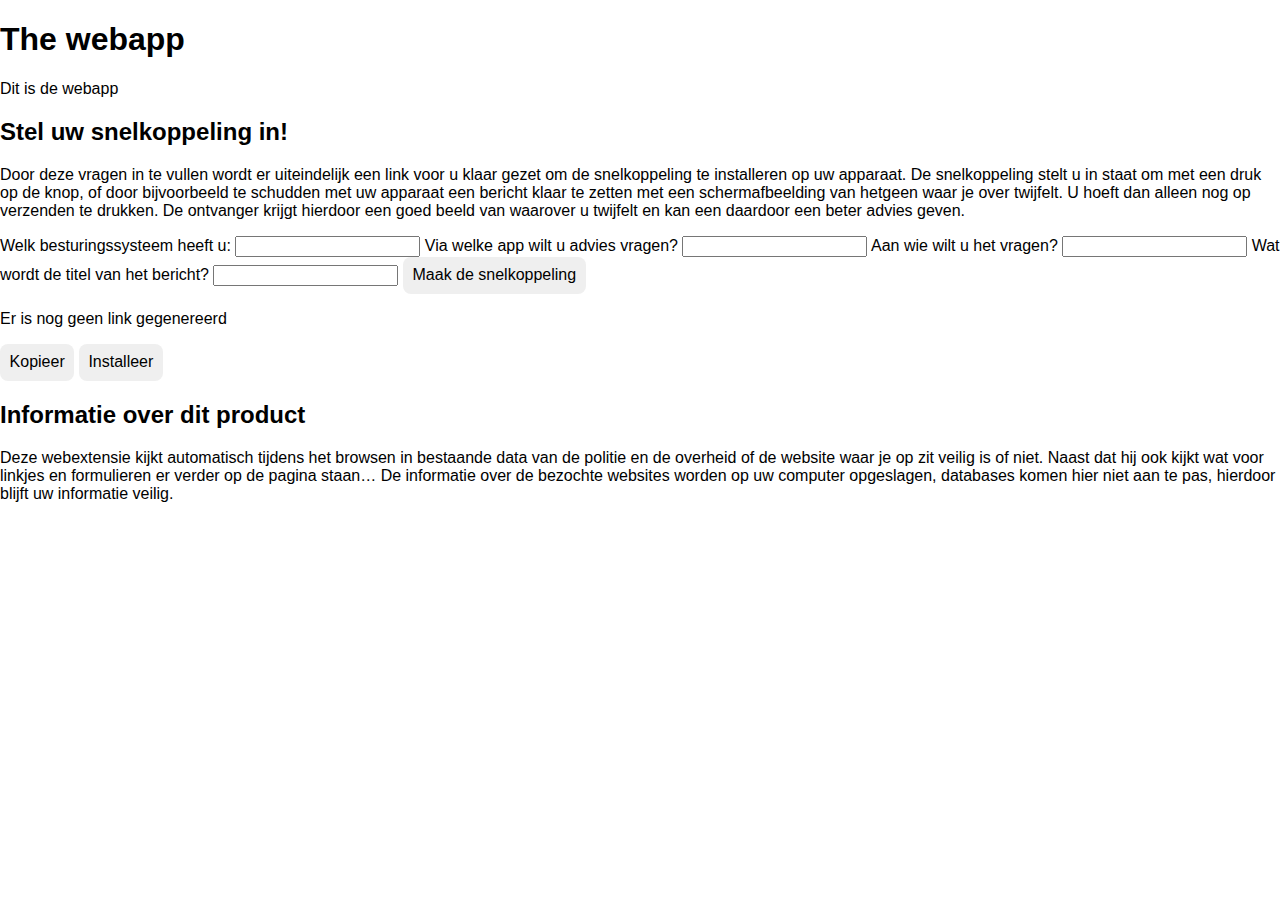
<file: docs/index.html>
<!DOCTYPE html>
<html lang="en">
<head>
    <meta charset="UTF-8">
    <meta name="viewport" content="width=device-width, initial-scale=1.0">
    <link rel="stylesheet" href="css/style.css">
    <title>Document</title>
</head>
<body>
    <h1>The webapp</h1>
    <p>Dit is de webapp</p>

<section>
    <h2>Stel uw snelkoppeling in!</h2>
    <p>Door deze vragen in te vullen wordt er uiteindelijk een link voor u klaar gezet om de snelkoppeling te installeren op uw apparaat. De snelkoppeling stelt u in staat om met een druk op de knop, of door bijvoorbeeld te schudden met uw apparaat een bericht klaar te zetten met een schermafbeelding van hetgeen waar je over twijfelt. U hoeft dan alleen nog op verzenden te drukken. De ontvanger krijgt hierdoor een goed beeld van waarover u twijfelt en kan een daardoor een beter advies geven.</p>
        <form action="">
            <label for="name">Welk besturingssysteem heeft u:
            <input type="text" id="name" name="name"></label>

            <label for="name">Via welke app wilt u advies vragen?
            <input type="text" id="name" name="name"></label>

            <label for="name">Aan wie wilt u het vragen?
            <input type="text" id="name" name="name"></label>

            <label for="name">Wat wordt de titel van het bericht?
            <input type="text" id="name" name="name"></label>

            <button type="submit">Maak de snelkoppeling</button>

            <p class="placeholder">Er is nog geen link gegenereerd </p>
            <button>Kopieer</button>
            <button>Installeer</button>


            <!-- <label for="email">E-mail:</label>
            <input type="email" id="email" name="email"><br><br>
            <label for="password">Wachtwoord:</label>
            <input type="password" id="password" name="password"><br><br>
            <input type="submit" value="Verstuur"> -->
        </form>
</section>
    <section>
        <h2>Informatie over dit product</h2>
        <p>Deze webextensie kijkt automatisch tijdens het browsen 
            in bestaande data van de politie en de overheid of de website
            waar je op zit veilig is of niet. Naast dat hij ook kijkt wat voor linkjes en formulieren er verder op de pagina staan…
            De informatie over de bezochte websites worden op uw computer opgeslagen, databases komen hier niet aan te pas, hierdoor blijft uw informatie veilig. </p>
    </section>
    <script src="js/script.js"></script>
</body>
</html>
</file>
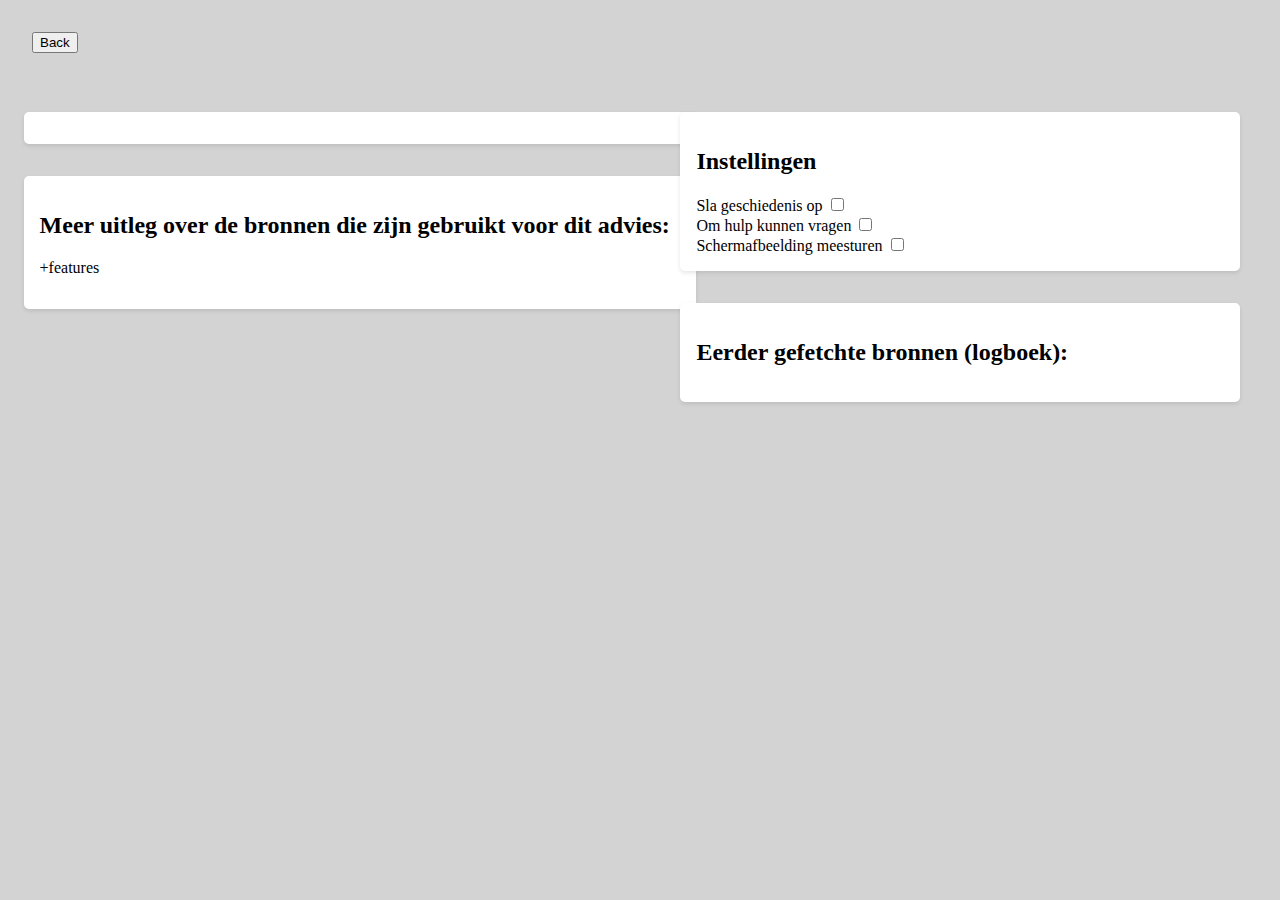
<file: homePage/index.html>
<!DOCTYPE html>
<html lang="en">
<head>
    <meta charset="UTF-8">
    <meta name="viewport" content="width=device-width, initial-scale=1.0">
    <link rel="stylesheet" href="home.css">
    <title>Home page</title>
    <script src="home.js" defer></script>
</head>
<body>
<!-- <h1>Home page</h1> -->
    <header>
        <nav>
            <button>Back</button>
        </nav>
    </header>
     
    <main>
        <div>
            <section class="explDomain">
                <h2 id="domain">Meer uitleg over <strong></strong>:</h2>
                <div id="expResult"></div>
            </section>
    
            <section class="explExtension">
                <h2>Meer uitleg over de bronnen die zijn gebruikt voor dit advies:</h2>
                <p>+features</p>
            </section>
        </div>
 
        <div>
            <section class="settings">
                <h2>Instellingen</h2>
                <!-- <label for="settings">De manier van feedback</label>
                <div id="settings">
                    <input type="radio" id="option1" name="settings" value="option1">
                    <label for="option1">Optie 1</label><br>
                    <input type="radio" id="option2" name="settings" value="option2">
                    <label for="option2">Optie 2</label><br>
                    <input type="radio" id="option3" name="settings" value="option3">
                    <label for="option3">Optie 3</label>
                </div> -->
                <label for="saveHistory">Sla geschiedenis op
                    <input type="checkbox" name="saveHistory" id="saveHistory">
                </label>
                <label for="getHelpFunction">Om hulp kunnen vragen
                    <input type="checkbox" name="getHelpFunction" id="getHelpFunction">
                </label>
                <label for="sendScreenshot">Schermafbeelding meesturen
                    <input type="checkbox" name="sendScreenshot" id="sendScreenshot">
                </label>
            </section>
            <section class="history">
                <h2>Eerder gefetchte bronnen (logboek):</h2>
                <div id="results"></div>
            </section>
        </div>
    </main>
</body>
</html>
</file>
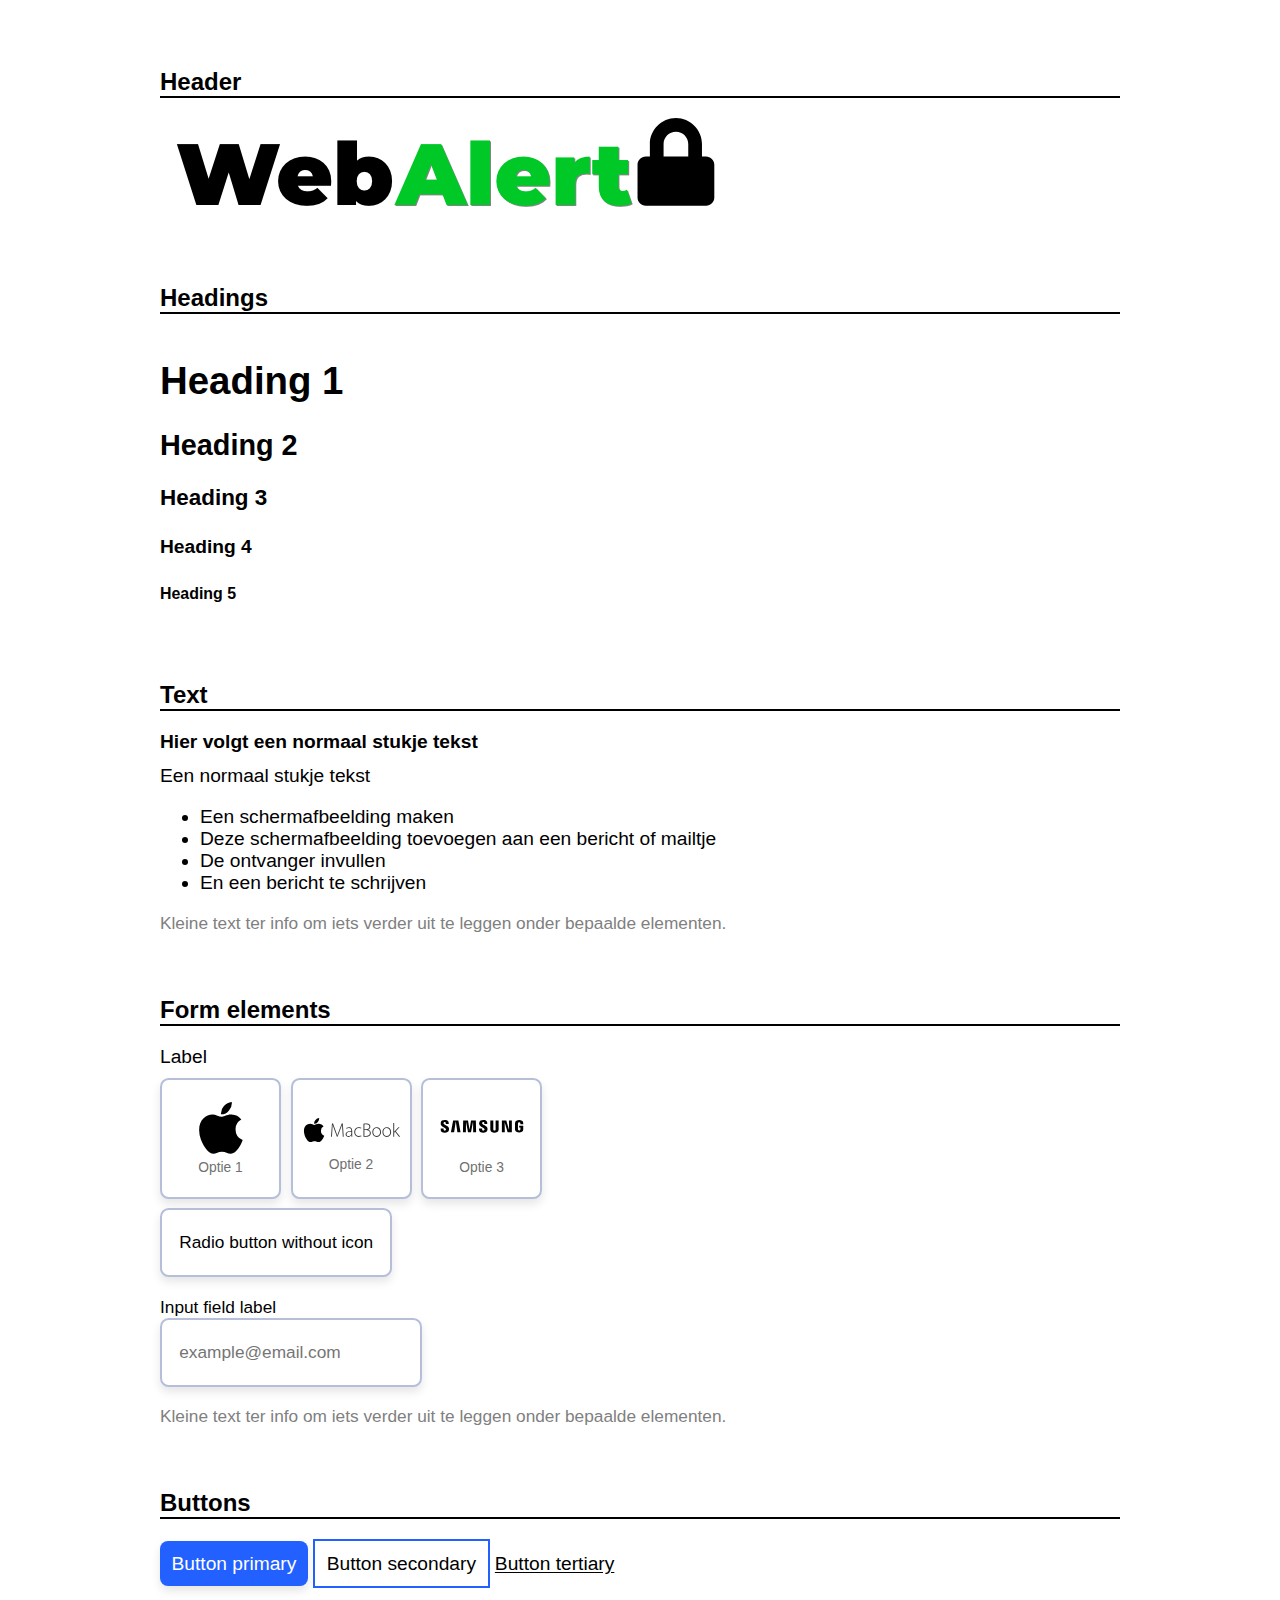
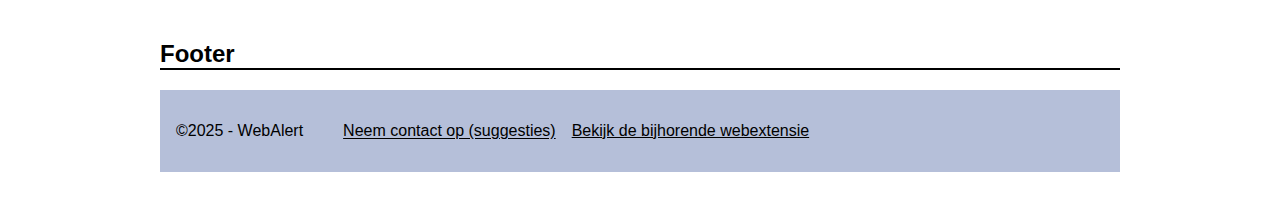
<file: docs/styleGuide/stylesheet.html>
<!DOCTYPE html>
<html lang="nl">
    <head>
        <meta charset="UTF-8">
        <meta name="viewport" content="width=device-width, initial-scale=1.0">
        <link rel="stylesheet" href="../css/style.css">
        <link rel="stylesheet" href="../css/form.css">
        <link rel="stylesheet" href="../css/inputs.css">
        <link rel="stylesheet" href="../css/outputSteps.css">
        <link rel="stylesheet" href="./stylesheet.css">
        <!-- <link rel="stylesheet" href="./styleGuide.css"> -->


        <link rel="preconnect" href="https://fonts.googleapis.com">
        <link rel="preconnect" href="https://fonts.gstatic.com" crossorigin>
        <link href="https://fonts.googleapis.com/css2?family=Noto+Sans:ital,wght@0,100..900;1,100..900&display=swap" rel="stylesheet">
        <title>WebAlert - Genereer je linkje</title>
    </head>
<body>
    <div>
        <h2>Header</h2>
        <header>
            <div>
                <h1 class="visually-hidden">Web alert</h1>
                <img src="../images/logo.png" alt="">
            </div>
        </header>
    </div>
<div>
    <h2>Headings</h2>
    <main>
        <section class="shortcutQuestions">
            <div class="startText">

                <h1>Heading 1</h1>
                <h2>Heading 2</h2>
                <h3>Heading 3</h3>
                <h4>Heading 4</h4>
                <h5>Heading 5</h5>
            </div>
        </section>
    </main>
</div>
   

<div>
    <h2>Text</h2>
    <main>
        <section class="shortcutQuestions">
            <div class="startText">
                <p><strong>Hier volgt een normaal stukje tekst</strong></p>
                <p>Een normaal stukje tekst</p>

                 <ul>
                    <li>Een schermafbeelding maken</li>
                    <li>Deze schermafbeelding toevoegen aan een bericht of mailtje</li>
                    <li>De ontvanger invullen</li>
                    <li>En een bericht te schrijven</li>
                </ul>

                <p class="littleText">Kleine text ter info om iets verder uit te leggen onder bepaalde elementen.</p>
            </div>
        </section>
    </main>
</div>



<div>
    <h2>Form elements</h2>
    <main>
        <section class="shortcutQuestions">
            <div id="question1">
                <label for="device">Label</label>
                <div id="device">  
                    <div class="checkbox-wrapper-16">
                        <label>
                            <input type="radio" class="checkbox-input" id="option1" name="device" value="iphone" />
                            <span class="checkbox-tile">
                            <span class="checkbox-icon">
                                <svg xmlns="http://www.w3.org/2000/svg" width="26.466" height="31.494" viewBox="0 0 26.466 31.494">
                                    <path id="Icon_awesome-apple" data-name="Icon awesome-apple" d="M22.409,18.893a6.564,6.564,0,0,1,3.516-5.962,7.555,7.555,0,0,0-5.955-3.136c-2.5-.2-5.224,1.455-6.223,1.455-1.055,0-3.473-1.385-5.372-1.385C4.451,9.928.281,12.994.281,19.23A17.525,17.525,0,0,0,1.294,24.94c.9,2.58,4.148,8.909,7.538,8.8,1.772-.042,3.023-1.259,5.33-1.259,2.236,0,3.4,1.259,5.372,1.259,3.417-.049,6.356-5.8,7.214-8.388a6.97,6.97,0,0,1-4.338-6.462ZM18.429,7.348a6.622,6.622,0,0,0,1.688-5.1A7.456,7.456,0,0,0,15.342,4.7a6.726,6.726,0,0,0-1.8,5.055,5.905,5.905,0,0,0,4.887-2.412Z" transform="translate(-0.281 -2.25)"/>
                                </svg>                                          
                            </span>
                            <span class="checkbox-label">Optie 1</span>
                            </span>
                        </label>
                    </div>
                    <div class="checkbox-wrapper-16">
                        <label>
                            <input type="radio" class="checkbox-input" id="option2" name="device" value="mac" />
                            <span class="checkbox-tile">
                            <span class="checkbox-icon macbook-logo">
                                <svg xmlns="http://www.w3.org/2000/svg" width="26.466" height="31.494" viewBox="0 0 26.466 31.494">
                                    <path id="Icon_awesome-apple" data-name="Icon awesome-apple" d="M22.409,18.893a6.564,6.564,0,0,1,3.516-5.962,7.555,7.555,0,0,0-5.955-3.136c-2.5-.2-5.224,1.455-6.223,1.455-1.055,0-3.473-1.385-5.372-1.385C4.451,9.928.281,12.994.281,19.23A17.525,17.525,0,0,0,1.294,24.94c.9,2.58,4.148,8.909,7.538,8.8,1.772-.042,3.023-1.259,5.33-1.259,2.236,0,3.4,1.259,5.372,1.259,3.417-.049,6.356-5.8,7.214-8.388a6.97,6.97,0,0,1-4.338-6.462ZM18.429,7.348a6.622,6.622,0,0,0,1.688-5.1A7.456,7.456,0,0,0,15.342,4.7a6.726,6.726,0,0,0-1.8,5.055,5.905,5.905,0,0,0,4.887-2.412Z" transform="translate(-0.281 -2.25)"/>
                                </svg>   
                                <svg xmlns="http://www.w3.org/2000/svg" width="342px" height="71px" viewBox="0 0 342 71" version="1.1">
                                    <title>MacBook logo</title>
                                    <path d="M58.32,69 L62.832,69 L58.512,4.296 L53.04,4.296 L38.544,41.64 C35.28,50.376 32.976,56.616 31.344,62.568 L31.056,62.568 C29.232,56.328 27.024,49.8 23.952,41.64 L10.032,4.296 L4.752,4.296 L0.048,69 L4.56,69 L6.576,39.24 C7.344,28.488 7.824,17.256 8.016,9.672 L8.208,9.672 C10.128,16.776 12.912,24.552 16.56,34.632 L29.328,69 L32.496,69 L46.128,33.864 C49.872,24.168 52.464,16.68 54.864,9.672 L55.056,9.672 C55.056,16.776 55.824,28.68 56.4,38.376 L58.32,69 L58.32,69 Z M104.936,40.008 C104.936,31.848 102.344,21.864 89,21.864 C84.872,21.864 79.688,23.016 75.464,25.8 L76.904,29.16 C80.264,26.76 84.488,25.704 88.52,25.704 C99.464,25.608 100.328,34.728 100.328,39.24 L100.328,40.488 C81.512,40.296 72.2,46.728 72.2,57.384 C72.2,63.528 76.424,70.056 85.736,70.056 C93.128,70.056 98.216,65.928 100.52,62.376 L100.712,62.376 L101.384,69 L105.608,69 C105.032,65.448 104.936,61.704 104.936,58.056 L104.936,40.008 L104.936,40.008 Z M100.328,54.216 C100.328,54.984 100.232,56.04 99.848,57 C98.312,61.512 93.896,66.216 86.216,66.216 C81.416,66.216 77,63.24 77,56.616 C77,45.576 90.248,44.04 100.328,44.328 L100.328,54.216 L100.328,54.216 Z M149.344,63.336 C146.848,64.488 143.296,66.024 137.824,66.024 C127.168,66.024 119.584,58.152 119.584,46.056 C119.584,35.208 125.92,25.8 138.304,25.8 C143.392,25.8 146.944,27.144 149.152,28.488 L150.784,24.744 C149.056,23.496 144.352,21.864 138.688,21.864 C124.96,21.864 114.976,31.752 114.976,46.44 C114.976,60.264 123.808,69.96 137.056,69.96 C143.776,69.96 148.576,67.944 150.592,66.984 L149.344,63.336 L149.344,63.336 Z M160.632,69 C163.224,69.096 166.968,69.48 171.864,69.48 C181.08,69.48 188.088,67.656 192.408,63.336 C195.288,60.264 197.208,56.232 197.208,50.952 C197.208,40.392 188.952,35.688 183.48,34.44 L183.48,34.152 C189.912,31.944 194.616,26.376 194.616,19.752 C194.616,15.24 193.272,11.784 190.584,9.192 C187.032,5.544 181.752,3.816 173.688,3.816 C168.888,3.816 164.28,4.392 160.632,5.256 L160.632,69 L160.632,69 Z M165.24,8.328 C166.68,7.944 169.176,7.656 173.4,7.656 C183,7.656 189.912,10.92 189.912,20.04 C189.912,27.144 184.056,32.712 174.648,32.712 L165.24,32.712 L165.24,8.328 L165.24,8.328 Z M165.24,36.456 L173.4,36.456 C183.672,36.456 192.408,40.872 192.408,51.048 C192.408,62.088 183.096,65.64 173.208,65.64 C169.752,65.64 167.16,65.544 165.24,65.16 L165.24,36.456 L165.24,36.456 Z M225.488,70.056 C235.664,70.056 247.472,62.664 247.472,45.576 C247.472,31.464 238.832,21.864 226.064,21.864 C214.64,21.864 204.272,30.6 204.272,46.344 C204.272,60.744 213.488,70.056 225.392,70.056 L225.488,70.056 L225.488,70.056 Z M225.584,66.216 C216.176,66.216 208.88,57.576 208.88,46.056 C208.88,36.168 214.16,25.704 225.968,25.704 C238.16,25.704 242.864,37.32 242.864,45.768 C242.864,57.576 235.28,66.216 225.68,66.216 L225.584,66.216 L225.584,66.216 Z M275.56,70.056 C285.736,70.056 297.544,62.664 297.544,45.576 C297.544,31.464 288.904,21.864 276.136,21.864 C264.712,21.864 254.344,30.6 254.344,46.344 C254.344,60.744 263.56,70.056 275.464,70.056 L275.56,70.056 L275.56,70.056 Z M275.656,66.216 C266.248,66.216 258.952,57.576 258.952,46.056 C258.952,36.168 264.232,25.704 276.04,25.704 C288.232,25.704 292.936,37.32 292.936,45.768 C292.936,57.576 285.352,66.216 275.752,66.216 L275.656,66.216 L275.656,66.216 Z M312.768,0.744 L308.16,0.744 L308.16,69 L312.768,69 L312.768,49.8 L317.472,44.808 L336.288,69 L341.856,69 L320.64,42.024 L339.264,22.92 L333.696,22.92 L317.376,40.008 C315.936,41.544 314.112,43.656 312.96,45.096 L312.768,45.096 L312.768,0.744 L312.768,0.744 Z" fill="#333333"/>
                                </svg>      
                            </span>
                            <span class="checkbox-label">Optie 2</span>
                            </span>
                        </label>
                    </div>
                    <div class="checkbox-wrapper-16">
                        <label>
                            <input type="radio" class="checkbox-input" id="option3" name="device" value="samsung" />
                            <span class="checkbox-tile">
                            <span class="checkbox-icon icon-bigger">
                                <svg xmlns="http://www.w3.org/2000/svg" width="36" height="5.501" viewBox="0 0 36 5.501">
                                    <path id="Icon_simple-samsung" data-name="Icon simple-samsung" d="M29.725,15.421l.069,4.04h-.035l-1.169-4.04H26.665V20.51h1.272l-.069-4.177H27.9l1.255,4.177H31V15.421Zm-24.223,0-.963,5.14H5.931l.7-4.676h.034l.688,4.676H8.734l-.946-5.14Zm7.771,0-.636,3.92H12.6l-.636-3.92h-2.1l-.1,5.14h1.289l.035-4.625h.017l.859,4.625h1.307l.86-4.625h.035l.034,4.625H15.49l-.12-5.14ZM2.373,19.1a.721.721,0,0,1,.017.378c-.034.172-.155.344-.5.344a.458.458,0,0,1-.516-.464v-.5H0v.4c0,1.152.911,1.5,1.874,1.5.928,0,1.7-.327,1.822-1.169a2.518,2.518,0,0,0,0-.842c-.241-1.083-2.2-1.392-2.338-1.994a.738.738,0,0,1,0-.275.419.419,0,0,1,.464-.344.438.438,0,0,1,.482.464V16.9H3.593v-.361c0-1.118-1.014-1.289-1.736-1.289-.911,0-1.668.309-1.805,1.135a1.559,1.559,0,0,0,.017.688c.206,1.066,2.046,1.375,2.3,2.029m16.728,0a.718.718,0,0,1,.017.378c-.035.172-.155.344-.5.344a.458.458,0,0,1-.516-.464v-.5H16.728v.4c0,1.135.894,1.479,1.857,1.479.928,0,1.685-.309,1.805-1.169a2.534,2.534,0,0,0,0-.842c-.206-1.066-2.149-1.393-2.286-1.977a.732.732,0,0,1,0-.275.419.419,0,0,1,.464-.344.447.447,0,0,1,.482.464V16.9h1.272v-.361c0-1.118-1-1.289-1.719-1.289-.911,0-1.651.292-1.788,1.135a1.864,1.864,0,0,0,.017.688c.206,1.066,2.011,1.358,2.27,2.029m4.332.688a.468.468,0,0,0,.5-.378.7.7,0,0,0,.017-.189v-3.8h1.306v3.7a1.99,1.99,0,0,1-.017.344c-.086.963-.842,1.272-1.788,1.272s-1.7-.309-1.788-1.272c0-.052-.017-.241-.017-.344v-3.7h1.306v3.8a.642.642,0,0,0,.017.189c0,.138.1.378.464.378m10.728-.052a.5.5,0,0,0,.533-.378.7.7,0,0,0,.017-.189V18.43h-.533v-.756H36v1.375a2.8,2.8,0,0,1-.017.344c-.086.945-.894,1.272-1.805,1.272s-1.719-.327-1.805-1.272a2.806,2.806,0,0,1-.017-.344V16.883c0-.086.017-.258.017-.344.12-.963.894-1.272,1.805-1.272s1.7.309,1.805,1.272c.017.155.017.344.017.344v.172H34.711v-.292a1.018,1.018,0,0,0-.017-.189.462.462,0,0,0-.516-.378.475.475,0,0,0-.516.378,1.054,1.054,0,0,0-.017.241v2.355a.642.642,0,0,0,.017.189c0,.138.138.378.5.378" transform="translate(0 -15.25)"/>
                                </svg>                                                                                 
                            </span>
                            <span class="checkbox-label">Optie 3</span>
                            </span>
                        </label>
                    </div>
                </div>
                <!-- <p class="littleText"></p> -->

            </div>

            <div id="question3">
                <div id="who">
                    <div class="checkbox-wrapper-16">
                        <label>
                            <input type="radio" class="checkbox-input" id="who1" name="who" value="decideMyself" />
                            <span class="checkbox-tile no-icon">
                                <span class="checkbox-label">Radio button without icon</span>
                            </span>
                        </label>
                    </div>
                    <div class="checkbox-wrapper-16">
                        <label>
                            Input field label
                            <!-- Change this type and validate it when the app requires another contact -->
                            <!-- Show default text when first option is the only option -->
                            <input type="email" class="checkbox-tile no-icon" id="who2" name="who" placeholder="example@email.com">
                        </label>
                    </div>
                    <p class="littleText">Kleine text ter info om iets verder uit te leggen onder bepaalde elementen.</p>
                </div>
            </div>
        </section>
    </main>
</div>

<div>
    <h2>Buttons</h2>
    <main>
        <section class="shortcutQuestions">
            <button class="btn-primary">Button primary</button>
            <button class="btn-secondary">Button secondary</button>
            <button class="btn-tertiary">Button tertiary</button>        
        </section>
    </main>
</div>


<div>
    <h2>Footer</h2>
    <footer>
        <p>©2025 - WebAlert</p>
        <nav>
            <h3 class="visually-hidden">Linkjes</h3>
            <ul>
                <li><button class="btn-tertiary" id="contactMe">Neem contact op (suggesties)</button></li>
                <li><a href="https://github.com/JopMolenaar/webAlert-extension/tree/main/web_extension" target="_blank">Bekijk de bijhorende webextensie</a></li>
            </ul>
        </nav>
    </footer>
</div>
</body>
</html>
</file>
<file: docs/css/style.css>
:root {
    --color-black: black;
    --color-grey: grey;
    --color-light-grey: #707070;
    --color-white: #fff;
    --color-blue: #2260ff;
    --color-light-blue: #b5c9fc;
    --color-border-grey: #b5bfd9;
    --color-background-light: rgb(246, 244, 255);
    /* --color-background-button: rgb(237, 233, 255); */
    --standard-inline-padding: 1rem;
    --standard-content-width: 50rem;
}

body {
    font-family: "Nunito", sans-serif;
    font-optical-sizing: auto;
    font-weight: 400; /* Value from 200 to 1000 */
    font-style: normal;
    margin: 0;
}

.visually-hidden {
    clip: rect(0 0 0 0);
    clip-path: inset(50%);
    height: 1px;
    overflow: hidden;
    position: absolute;
    white-space: nowrap;
    width: 1px;
}
.icon-bigger {
    scale: 1.6;
}

header {
    /* display: flex;
    justify-content: center; */
    div {
        /* max-width: var(--standard-content-width);
        width: 100%; */
        padding-inline: var(--standard-inline-padding);
    }
}
main {
    display: flex;
    flex-direction: column;
    align-items: center;
    justify-content: center;
    & section {
        font-size: 1.2em;
        padding-inline: var(--standard-inline-padding);
        h2 {
            margin: 0;
        }
    }
}

#device, #app, #who, .title {
    display: flex;
    gap: 0.5em;
    margin-top: 0.5em;
    flex-wrap: wrap;
}
#who, .title {
    flex-direction: column;
}

.shortcutQuestions {
    max-width: var(--standard-content-width);
    margin-bottom: 5em;
    & form {
        border-top: solid 1px var(--color-black);
        border-bottom: solid 1px var(--color-black);
        padding-top: 1em;
        padding-bottom: 1em;
        margin-top: 1.5em;
        display: flex;
        flex-direction: column;
        gap: 0.5em;
        & > div {
            padding: 0.5em;
            background-color: var(--color-background-light);
            & > label {
                font-weight: 600;
                font-size: 1.1em;
            }
        }
        & .littleText {
            font-size: 0.9em;
            color: var(--color-grey);
            margin: 0;
            margin-top: 1.5em;
        }
    }
    .linkDiv {
        border: solid var(--color-black) 1px;
        display: flex;
        justify-content: space-between;
        padding-left: 1em;
        color: var(--color-grey);
        div {
            display: flex;
            gap: 0.5em;
            button {
                font-size: 0.9em;
                padding: 0 1em 0 1em;
            }
        }
    }
}


button {
    padding: 0.6em;
    border: none;
    text-align: center;
    width: fit-content;
    border-radius: 3px;
    font-size: 1em;
    transition: 150ms ease-in-out;
    border-radius: 0.5rem;
    &:hover:not(:disabled) {
        cursor: pointer;
    }
    &:disabled {
        opacity: 0.5;
        &:before {
            content: "🔒 ";
        }
        &:hover {
            cursor: not-allowed;
        }
    }
}
.btn-primary {
    background-color: var(--color-blue);
    color: var(--color-white);
    box-shadow: 0 5px 10px rgba(0, 0, 0, 0.1);
    &:hover:not(:disabled) {
        background-color: var(--color-light-blue);
        color: var(--color-black);
    }
}

.btn-secondary {
    border-radius: 0px;
    background-color: var(--color-white);
    color: var(--color-black);
    border: solid 2px var(--color-blue);
    &:hover:not(:disabled) {
        background-color: var(--color-light-blue);
    }
}



/* from: https://getcssscan.com/css-checkboxes-examples */
.checkbox-wrapper-16 {
    width: fit-content;
    & *, *:after, *:before {
        box-sizing: border-box;
    }

    & .checkbox-icon {
        transition: 0.375s ease;
        color: var(--color-light-grey);
        & img, svg {
            width: 3rem;
            height: 3rem;
            object-fit: contain;
        }
    }

    & .checkbox-input {
        clip: rect(0 0 0 0);
        -webkit-clip-path: inset(100%);
        clip-path: inset(100%);
        height: 1px;
        overflow: hidden;
        position: absolute;
        white-space: nowrap;
        width: 1px;

        &:focus + :before {
            transform: scale(1);
            opacity: 1;
        }        
        &:focus + .checkbox-tile {
            border-color: var(--color-blue);
            box-shadow: 0 5px 10px rgba(0, 0, 0, 0.1), 0 0 0 4px var(--color-light-blue);
        }

        &:checked + .checkbox-tile {
            border-color: var(--color-blue);
            box-shadow: 0 5px 10px rgba(0, 0, 0, 0.1);
            color: var(--color-blue);
            &:before {
                transform: scale(1);
                opacity: 1;
                background-color: var(--color-blue);
                border-color: var(--color-blue);
            }
            & .checkbox-icon,
            & .checkbox-label {
                color: var(--color-blue);
            }
        }
    }

    & .checkbox-tile {
        display: flex;
        flex-direction: column;
        align-items: center;
        justify-content: center;
        width: 7rem;
        min-height: 7rem;
        border-radius: 0.5rem;
        border: 2px solid var(--color-border-grey);
        background-color: var(--color-white);
        box-shadow: 0 5px 10px rgba(0, 0, 0, 0.1);
        transition: 0.15s ease;
        cursor: pointer;
        position: relative;

        /* Check circle top left */
        &:before {
            content: "";
            position: absolute;
            display: block;
            width: 1.25rem;
            height: 1.25rem;
            border: 2px solid var(--color-border-grey);
            background-color: var(--color-white);
            border-radius: 50%;
            top: 0.25rem;
            left: 0.25rem;
            opacity: 0;
            transform: scale(0);
            transition: 0.25s ease;
            background-image: url("data:image/svg+xml,%3Csvg xmlns='http://www.w3.org/2000/svg' width='192' height='192' fill='%23FFFFFF' viewBox='0 0 256 256'%3E%3Crect width='256' height='256' fill='none'%3E%3C/rect%3E%3Cpolyline points='216 72.005 104 184 48 128.005' fill='none' stroke='%23FFFFFF' stroke-linecap='round' stroke-linejoin='round' stroke-width='32'%3E%3C/polyline%3E%3C/svg%3E");
            background-size: 12px;
            background-repeat: no-repeat;
            background-position: 50% 50%;
        }
        &:hover {
            border-color: var(--color-blue);
            &:before {
                transform: scale(1);
                opacity: 1;
            }
        }
        /* Text */
        & .checkbox-label {
            font-size: 0.8em;
            color: var(--color-light-grey);
            transition: 0.375s ease;
            text-align: center;
        }
    }
    & .no-icon {
        width: fit-content;
        padding: 1em;
        min-height: 4rem;
        display: flex;
        flex-direction: row;
        & .checkbox-label {
            font-size: 1em;
            color: var(--color-black);
        }
    }
    & input[type="text"], input[type="email"] {
        font-size: 1em;
        color: var(--color-blue);
        &.blue-border {
            border-color: var(--color-blue);
        }
    }
}

.shortcutInfo {
    background-color: var(--color-background-light);
}

.shortcutInfo, .webextensionInfo {
    width: 100%;
    padding: 0;
    display: flex;
    justify-content: center;
    padding-block: 5rem;
    > div {
        display: flex;
        align-items: center;
        flex-direction: column;
        padding-inline: var(--standard-inline-padding);
        max-width: var(--standard-content-width);
        > * {
            width: 100%;
        }
    }
}

footer {
    background-color: var(--color-border-grey);
    padding: 1rem;
    display: flex;
    ul {
        list-style: none;
        display: flex;
        gap: 1em;
        li a {
            color: black;
            transition: 150ms;
            &:hover {
                color: var(--color-blue);
            }
        }
    }
}
</file>
<file: homePage/home.css>
:root {
    --color-danger: #ffd9d8;
    --color-danger-text: rgb(113, 13, 13);

    --color-success: #e7ffec;
    --color-success-text: rgb(3, 99, 14);

    --color-warning: #fff2d5;
    --color-warning-text: rgb(189, 117, 0);
}

body {
    background-color: lightgrey;

    main {
        display: flex;
        justify-content: space-between;
        width: 95%;
        margin: 7em auto 0 auto;

        & > div {
            gap: 2em;
            & section {
                background-color: white;
                padding: 1em;
                border-radius: 5px;
                box-shadow: 0 2px 4px rgba(0, 0, 0, 0.1);
                max-width: 60em;
            }
        }
        & > div:nth-of-type(1) {
            display: flex;
            align-items: center;
            flex-direction: column;
            width: 100%;
            section {
                width: 100%;
            }
        }

        & > div:nth-of-type(2) {
            display: flex;
            flex-direction: column;
            max-height: calc(100dvh - 9em);
            section {
                width: 33em;
            }
        }

        .explDomain {
       
        }

        .settings {
            display: flex;
            flex-direction: column;
        }
    
        .history {
            display: flex;
            flex-direction: column;
            max-height: 60%;
            & > div {
                overflow-y: scroll;
                gap: 0.5em;
                display: flex;
                flex-direction: column;
                & details {
                    padding-block: 0.5rem;
                    transition: 0.2s linear;
                    width: 96%;
                    background: #c5c5c5;
                    border-radius: 5px;
                    &.success {
                        background-color: var(--color-success);
                        & summary {
                            color: var(--color-success-text);
                        }
                    }
                    &.warning {
                        background-color: var(--color-warning);
                        & summary {
                            color: var(--color-warning-text);
                        }
                    }
                    &.danger {
                        background-color: var(--color-danger);
                        & summary {
                            color: var(--color-danger-text);
                        }
                    }
                    & summary {
                        transition: color 1s;
                        list-style: none;
                        display: flex;
                        justify-content: space-between;
                        align-items: center;
                        padding: 10px 15px;
                        font-weight: bold;
                        overflow-x: hidden;
                        border-radius: 5px;
                        color: #30353b;
                        &:hover {
                            cursor: pointer;
                        }
                        &::-webkit-details-marker {
                            display: none;
                        }
                        &::after {
                            content: '';
                            width: 0; 
                            height: 0; 
                            border-top: 10px solid #15171b;
                            border-inline: 7px solid transparent;
                            transition: 0.2s;
                        } 
                    }
                    & div {
                        padding: 10px 15px;
                        overflow-x: hidden;
                    } 
                }         
                details[open] > summary {
                    border-bottom: 2px solid #525252;
                    border-radius: 5px 5px 0 0;
                    &::after {
                        transform: rotate(-180deg);
                    }
                }
            }
        }
    }
}

header nav button {
    position: absolute;
    top: 2rem;
    left: 2rem;
}
</file>
<file: docs/css/form.css>
#device, #app, #who, .title {
    display: flex;
    gap: 0.5em;
    margin-top: 0.5em;
    flex-wrap: wrap;
}
#who, .title {
    flex-direction: column;
}
label[for="who"] {
    margin-top: 2em;
}
#formatWho {
    font-weight: 700;
}

.shortcutQuestions {
    max-width: var(--standard-content-width);
    margin-bottom: 5em;
    p {
        margin: 0;
        margin-bottom: 0.6em;   
    }

    & form, #output {
        box-shadow: rgba(0, 0, 0, 0.24) 0px 3px 8px;
        background-color: var(--color-background-light);
        border-radius: 10px;
        padding: 1em;
        margin-top: 1.5em;
        display: flex;
        flex-direction: column;
        gap: 0.5em;
        /* height: 23em; */
        height: fit-content;
        & > div, fieldset {
            padding: 0.5em;
            display: flex;
            justify-content: center;
            flex-direction: column;
            height: 100%;
            & > label {
                font-weight: 600;
                font-size: 1em;
            }
        }
        & .littleText {
            font-size: 0.9em;
            color: var(--color-grey);
            margin: 0;
            margin-top: 0.5em;
        }
        .btn-primary {
            margin-top: 0.3em;
            /* align-self: end; */
        }
    }
    .progress-meter {

    }
    #controls {
        padding-top: 0.5em;
        display: flex;
        /* background-color: var(--color-background-light); */
        justify-content: space-between;
        button:nth-of-type(2){
            opacity: 0.6;
        }
    }
    #output {
        /* background-color: var(--color-background-light); */
        /* padding: ; */
        padding: 0.5em;
    }
    .linkDiv {
        border: solid var(--color-black) 1px;
        display: flex;
        justify-content: space-between;
        padding-left: 1em;
        color: var(--color-grey);
        background-color: white;
        p {
            margin: 0;
        }
    }
    .endText {
        margin-top: 2em;
    }
}
</file>
<file: docs/css/inputs.css>
/* from: https://getcssscan.com/css-checkboxes-examples */
.checkbox-wrapper-16 {
    font-size: 0.9em;
    width: fit-content;
    & *, *:after, *:before {
        box-sizing: border-box;
    }

    & .checkbox-icon {
        transition: 0.375s ease;
        color: var(--color-light-grey);
        & img, svg {
            width: 3em;
            height: 3em;
            object-fit: contain;
        }
        &.macbook-logo {
            display: flex;
            align-items: center;
            gap: 0.3em;
            svg:nth-of-type(1) {
                width: 1.4em;
                height: 1.4em;
            }
            svg:nth-of-type(2) {
                width: 4em;
            }
        }
    }

    & .checkbox-input {
        clip: rect(0 0 0 0);
        -webkit-clip-path: inset(100%);
        clip-path: inset(100%);
        height: 1px;
        overflow: hidden;
        position: absolute;
        white-space: nowrap;
        width: 1px;

        &:focus + :before {
            transform: scale(1);
            opacity: 1;
        }        
        &:focus + .checkbox-tile {
            border-color: var(--color-blue);
            box-shadow: 0 5px 10px rgba(0, 0, 0, 0.1), 0 0 0 4px var(--color-light-blue);
            background-color: var(--color-focus-btn-secondary);
        }
        &:focus:checked + .checkbox-tile {
            border-color: var(--color-blue);
            box-shadow: 0 5px 10px rgba(0, 0, 0, 0.1), 0 0 0 4px var(--color-light-blue);
            background-color: var(--color-focus-btn-secondary);
        }

        &:checked + .checkbox-tile {
            border-color: var(--color-blue);
            box-shadow: 0 5px 10px rgba(0, 0, 0, 0.1);
            color: var(--color-blue);
            background-color: var(--color-light-blue);
            &:before {
                transform: scale(1);
                opacity: 1;
                background-color: var(--color-blue);
                border-color: var(--color-blue);
            }
            & .checkbox-icon,
            & .checkbox-label {
                color: var(--color-blue);
            }
        }
    }

    & .checkbox-tile {
        display: flex;
        flex-direction: column;
        align-items: center;
        justify-content: center;
        width: 7em;
        min-height: 7em;
        border-radius: 0.5em;
        border: 2px solid var(--color-border-grey);
        background-color: var(--color-white);
        box-shadow: 0 5px 10px rgba(0, 0, 0, 0.1);
        transition: 0.15s ease;
        cursor: pointer;
        position: relative;

        /* Check circle top left */
        &:before {
            content: "";
            position: absolute;
            display: block;
            width: 1.25em;
            height: 1.25em;
            border: 2px solid var(--color-border-grey);
            background-color: var(--color-white);
            border-radius: 50%;
            top: 0.25em;
            left: 0.25em;
            opacity: 0;
            transform: scale(0);
            transition: 0.25s ease;
            background-image: url("data:image/svg+xml,%3Csvg xmlns='http://www.w3.org/2000/svg' width='192' height='192' fill='%23FFFFFF' viewBox='0 0 256 256'%3E%3Crect width='256' height='256' fill='none'%3E%3C/rect%3E%3Cpolyline points='216 72.005 104 184 48 128.005' fill='none' stroke='%23FFFFFF' stroke-linecap='round' stroke-linejoin='round' stroke-width='32'%3E%3C/polyline%3E%3C/svg%3E");
            background-size: 12px;
            background-repeat: no-repeat;
            background-position: 50% 50%;
        }
        &:hover {
            border-color: var(--color-blue);
            &:before {
                transform: scale(1);
                opacity: 1;
            }
        }
        /* Text */
        & .checkbox-label {
            font-size: 0.8em;
            color: var(--color-light-grey);
            transition: 0.375s ease;
            text-align: center;
        }
    }
    & .no-icon {
        width: fit-content;
        padding: 1em;
        min-height: 4em;
        display: flex;
        flex-direction: row;
        & .checkbox-label {
            font-size: 1em;
            color: var(--color-black);
        }
        &:focus {
            background-color: var(--color-focus-btn-secondary);
        }
    }
    & input[type="text"], input[type="email"], input[type="tel"] {
        font-size: 1em;
        color: var(--color-blue);
        &.blue-border {
            border-color: var(--color-blue);
        }
    }
}
</file>
<file: docs/css/outputSteps.css>
#output {
    padding: 0.5em;
}
p.placeholder {
    margin-bottom: 0;
}
.endText {
    margin-top: 1.5em;
    ol {
        margin-top: 2.5em;
        gap: 1.2em;
        display: flex;
        flex-direction: column;
        padding-left: 0;

        li {
            border-radius: var(--border-r);
            display: grid;
            gap: 0.8em;
            grid-template-columns: 18em 1fr;
            grid-template-rows: auto 1fr auto;
            overflow: visible;
            position: relative;
            padding: 1em;
            a {
                width: fit-content;
            }
            > div {
                display: flex;
                flex-direction: column;
                gap: 0.8em;
            }
            p {
                margin: 0;
                /* font-size: 1.6rem; */
                /* Groter en dikker??? */
            }
            img {
                order: -1;
                max-height: 20em;
                max-width: 18em;
                width: auto;
                object-fit: contain;
                justify-self: center;
            }
            details {
                grid-column: 2 / 3;
                summary {
                    color: var(--color-grey);
                }
            }
            img.logo {
                max-height: 5em;
                max-width: 5em;
                width: auto;
                object-fit: contain;
                place-self: center;
            }
            &::before {
                order: -1;
                content: attr(data-index);
                grid-column: 1/3;
            }
            
        }
        li:nth-of-type(2){
            display: flex;
            flex-direction: column;
        }
        /* Even */
        li:nth-of-type(2n) {
            background-color: var(--color-background-light2);
        }
        /* Odd */
        li:nth-of-type(2n+1) { 
            background-color: var(--color-background-light);
        }
    }
}


@media (max-width: 60em) {
    .endText {
        ol {
            li {
               grid-template-columns: auto 1fr;
            }
        }
    }
}

@media (max-width: 40em) {
    .endText {
        ol {
            li {
                display: flex;
                flex-direction: column;
                align-items: start;
                img, img.logo {
                    align-self: start;
                }
            }
        }
    }
}
@media (max-width: 30em) {
    .endText ol li img {
        max-width: 100%;
    }
}
</file>
<file: docs/styleGuide/stylesheet.css>
body {
    width: 75% !important;
    margin-inline: auto;
    margin-block: 3em;

    display: flex;
    flex-direction: column;
    gap: 2em;
    & > div > h2 {
        border-bottom: solid black 2px;
    }
}

.shortcutQuestions {
    gap: 1em;
    padding: 0;
}

#who {
    gap: 1em;
}

.littleText {
    font-size: 0.9em;
    color: var(--color-grey);
    margin: 0;
    margin-top: 0.5em;
}

.btn-tertiary {
    order: 4;
    background: none;
    color: var(--color-text);
    text-decoration: underline;
    text-underline-offset: 0.1em;
    margin: 0;
    padding: 0;
    border-radius: 0px;
    &:hover, &:focus-visible {
        text-decoration: none;
        cursor: pointer;
    }
}

main {
    align-items: start;
    padding: 0;
    min-height: 0;
    > section.shortcutQuestions, .startText {
        margin: 0;
        margin-bottom: 0 !important;
    }
}
</file>
